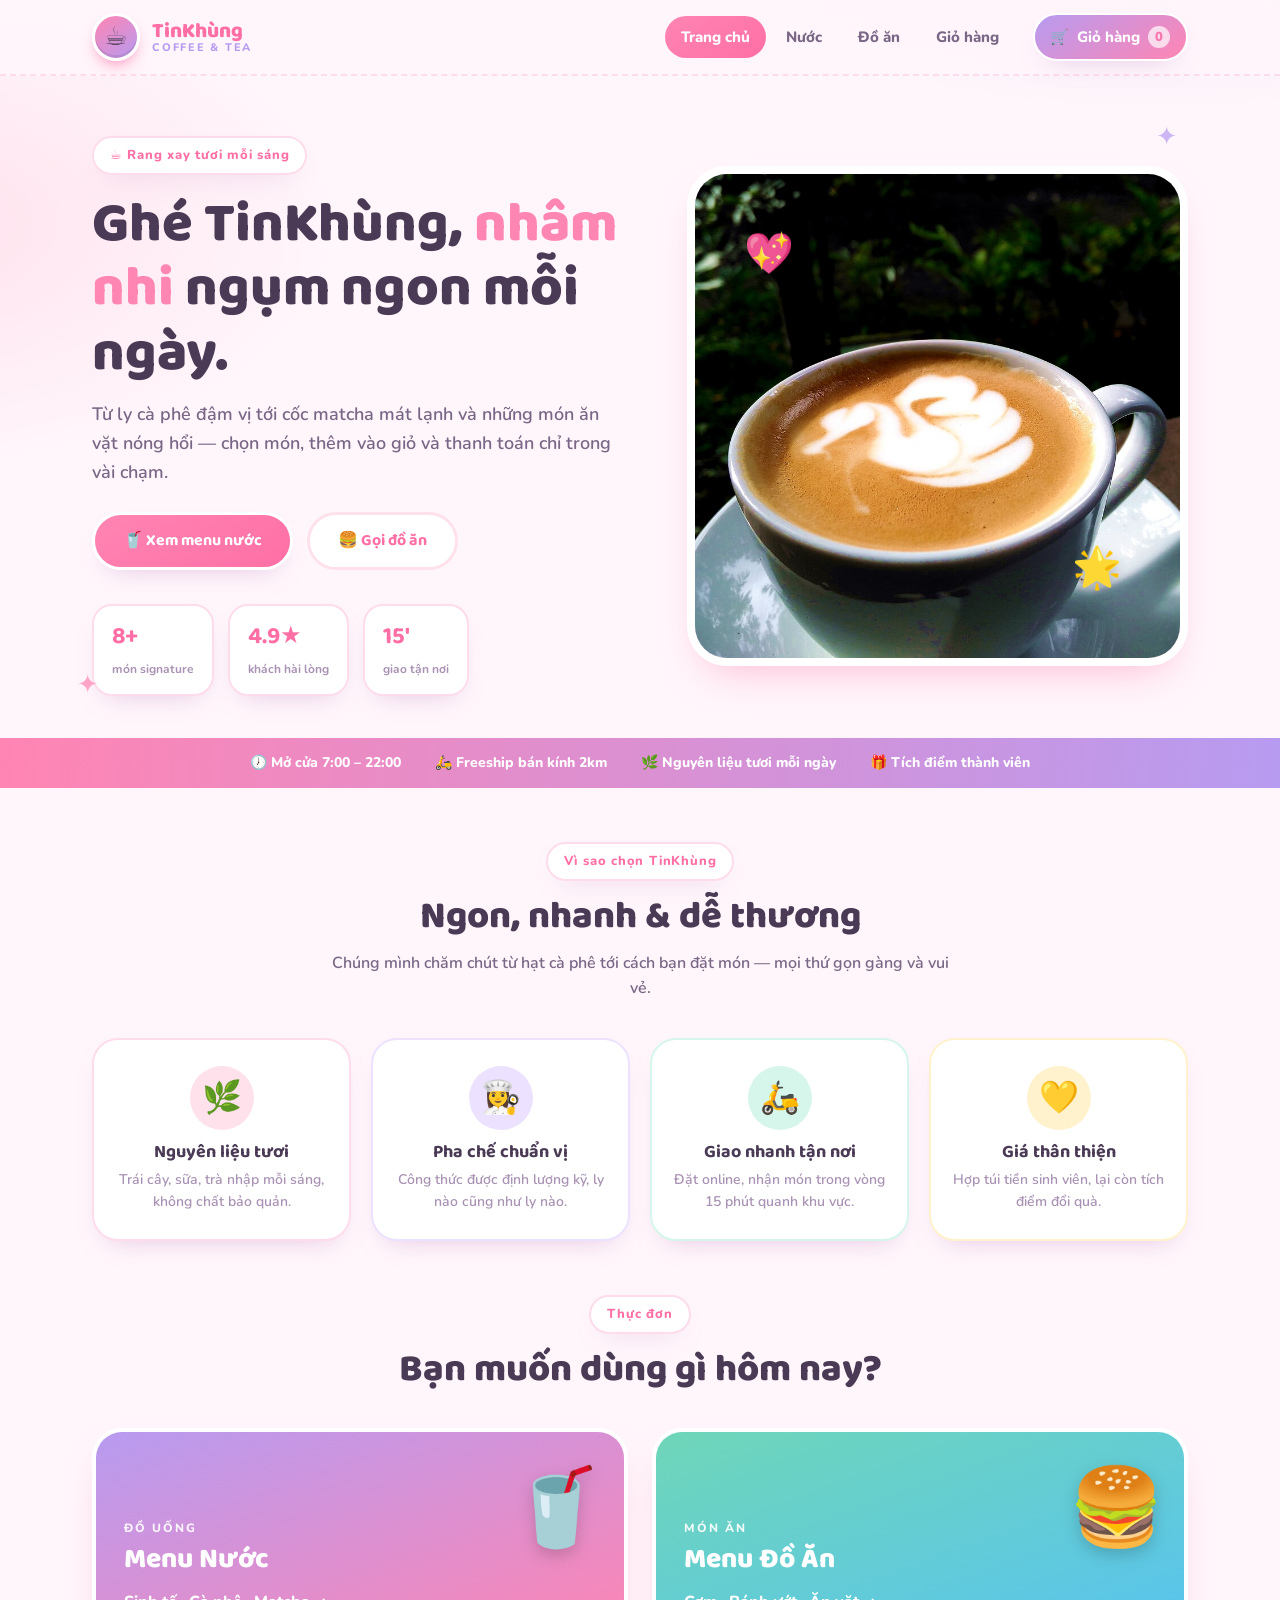
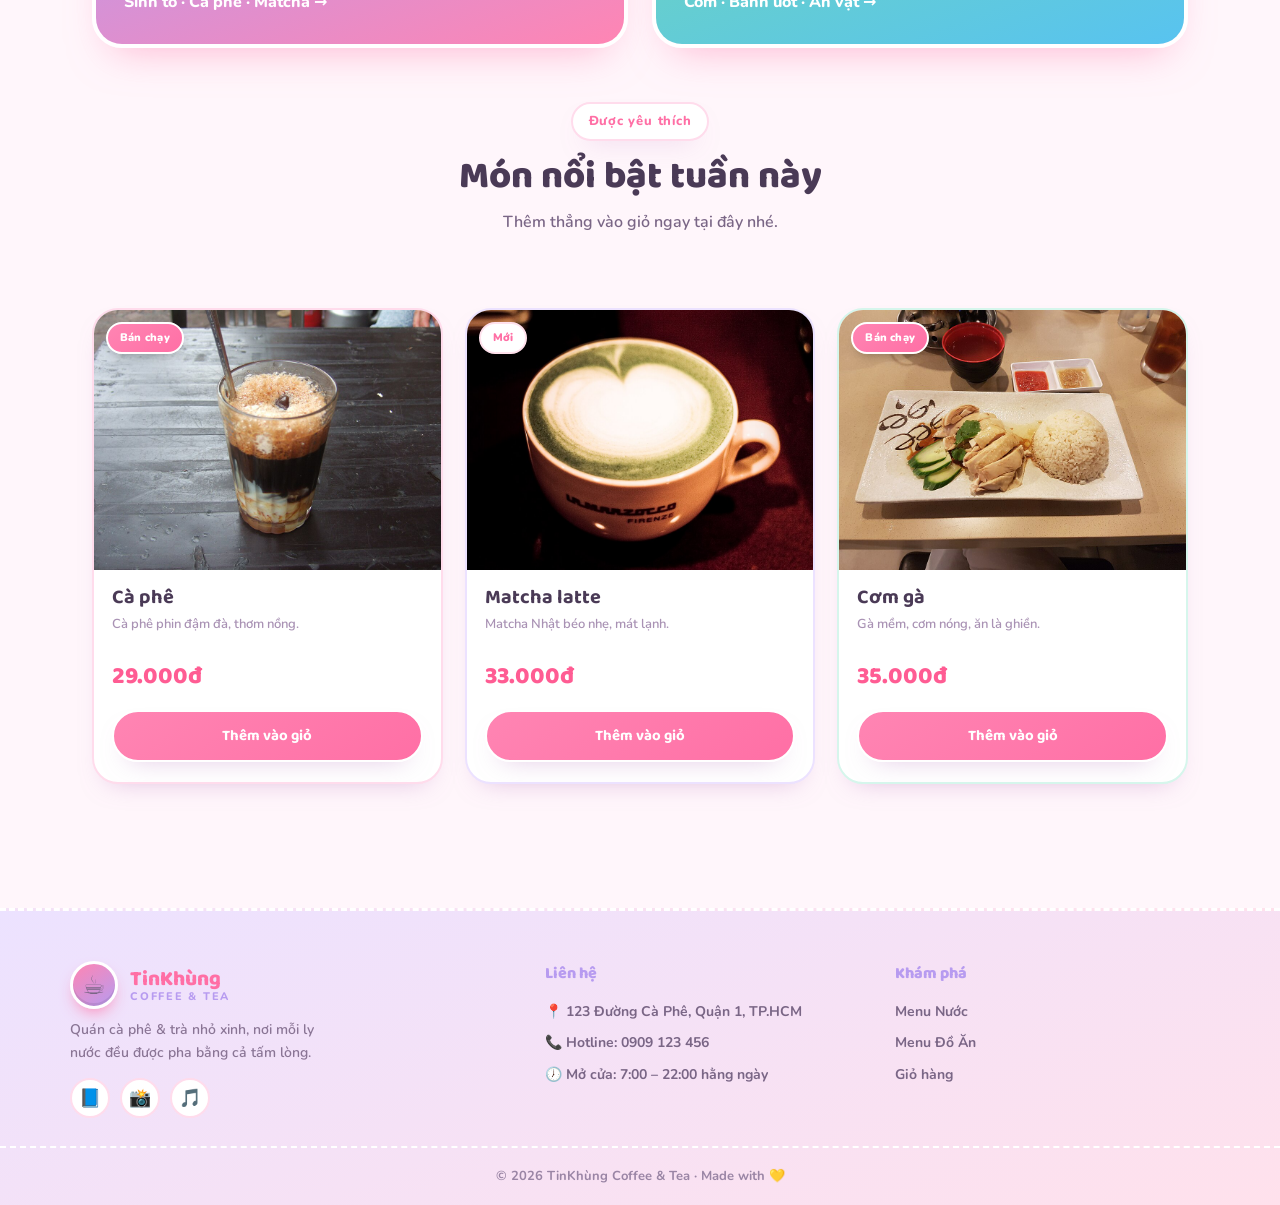
<file: index.html>
<!DOCTYPE html>
<html lang="vi">
<head>
  <meta charset="UTF-8" />
  <meta name="viewport" content="width=device-width, initial-scale=1.0" />
  <title>TinKhùng Coffee &amp; Tea — Cà phê, trà &amp; món ngon mỗi ngày</title>
  <meta name="description" content="TinKhùng Coffee & Tea — quán cà phê, trà sữa và đồ ăn vặt. Nguyên liệu tươi, pha chế chuẩn vị, đặt món và thanh toán nhanh ngay trên web." />
  <link rel="icon" href="data:image/svg+xml,%3Csvg xmlns='http://www.w3.org/2000/svg' viewBox='0 0 100 100'%3E%3Ctext y='.9em' font-size='90'%3E%E2%98%95%3C/text%3E%3C/svg%3E" />
  <link rel="preconnect" href="https://fonts.googleapis.com" />
  <link rel="preconnect" href="https://fonts.gstatic.com" crossorigin />
  <link href="https://fonts.googleapis.com/css2?family=Baloo+2:wght@500;600;700;800&family=Nunito:wght@400;600;700;800&display=swap" rel="stylesheet" />
  <link rel="stylesheet" href="assets/style.css" />
</head>
<body>

  <!-- HEADER -->
  <header class="site-header">
    <div class="container nav">
      <a href="index.html" class="brand">
        <span class="brand-logo">☕</span>
        <span class="brand-text">
          <span class="brand-name">TinKhùng</span>
          <span class="brand-sub">Coffee &amp; Tea</span>
        </span>
      </a>
      <nav class="nav-links">
        <a href="index.html" class="active">Trang chủ</a>
        <a href="nuoc.html">Nước</a>
        <a href="do-an.html">Đồ ăn</a>
        <a href="gio-hang.html">Giỏ hàng</a>
      </nav>
      <a href="gio-hang.html" class="cart-link" title="Giỏ hàng">
        🛒 <span class="lbl">Giỏ hàng</span>
        <span class="cart-count" data-cart-count>0</span>
      </a>
      <button class="nav-toggle" aria-label="Mở menu">☰</button>
    </div>
  </header>

  <!-- HERO -->
  <section class="hero">
    <div class="container hero-grid">
      <div class="hero-copy">
        <span class="eyebrow">☕ Rang xay tươi mỗi sáng</span>
        <h1>Ghé TinKhùng, <span class="accent">nhâm nhi</span> ngụm ngon mỗi ngày.</h1>
        <p class="lead">Từ ly cà phê đậm vị tới cốc matcha mát lạnh và những món ăn vặt nóng hổi — chọn món, thêm vào giỏ và thanh toán chỉ trong vài chạm.</p>
        <div class="hero-actions">
          <a href="nuoc.html" class="btn btn-primary">🥤 Xem menu nước</a>
          <a href="do-an.html" class="btn btn-ghost">🍔 Gọi đồ ăn</a>
        </div>
        <div class="hero-stats">
          <div class="stat"><b>8+</b><span>món signature</span></div>
          <div class="stat"><b>4.9★</b><span>khách hài lòng</span></div>
          <div class="stat"><b>15'</b><span>giao tận nơi</span></div>
        </div>
      </div>
      <div class="hero-art">
        <img src="assets/img/hero.jpg" alt="Ly cà phê latte art thơm ngon" />
        <span class="bean b1">💖</span>
        <span class="bean b3">🌟</span>
      </div>
    </div>
  </section>

  <div class="marquee-strip">
    <div class="container">
      <span>🕖 Mở cửa 7:00 – 22:00</span>
      <span>🛵 Freeship bán kính 2km</span>
      <span>🌿 Nguyên liệu tươi mỗi ngày</span>
      <span>🎁 Tích điểm thành viên</span>
    </div>
  </div>

  <!-- FEATURES -->
  <section class="section">
    <div class="container">
      <div class="section-head">
        <span class="eyebrow">Vì sao chọn TinKhùng</span>
        <h2>Ngon, nhanh &amp; dễ thương</h2>
        <p>Chúng mình chăm chút từ hạt cà phê tới cách bạn đặt món — mọi thứ gọn gàng và vui vẻ.</p>
      </div>
      <div class="feature-grid">
        <div class="feature"><div class="ic">🌿</div><h3>Nguyên liệu tươi</h3><p>Trái cây, sữa, trà nhập mỗi sáng, không chất bảo quản.</p></div>
        <div class="feature"><div class="ic">👩‍🍳</div><h3>Pha chế chuẩn vị</h3><p>Công thức được định lượng kỹ, ly nào cũng như ly nào.</p></div>
        <div class="feature"><div class="ic">🛵</div><h3>Giao nhanh tận nơi</h3><p>Đặt online, nhận món trong vòng 15 phút quanh khu vực.</p></div>
        <div class="feature"><div class="ic">💛</div><h3>Giá thân thiện</h3><p>Hợp túi tiền sinh viên, lại còn tích điểm đổi quà.</p></div>
      </div>
    </div>
  </section>

  <!-- CATEGORIES -->
  <section class="section" style="padding-top:0;">
    <div class="container">
      <div class="section-head">
        <span class="eyebrow">Thực đơn</span>
        <h2>Bạn muốn dùng gì hôm nay?</h2>
      </div>
      <div class="cat-grid">
        <a href="nuoc.html" class="cat-card cat-drink">
          <span class="cat-emoji">🥤</span>
          <small>Đồ uống</small>
          <h3>Menu Nước</h3>
          <span class="go">Sinh tố · Cà phê · Matcha →</span>
        </a>
        <a href="do-an.html" class="cat-card cat-food">
          <span class="cat-emoji">🍔</span>
          <small>Món ăn</small>
          <h3>Menu Đồ Ăn</h3>
          <span class="go">Cơm · Bánh ướt · Ăn vặt →</span>
        </a>
      </div>
    </div>
  </section>

  <!-- FEATURED -->
  <section class="section" style="padding-top:0;">
    <div class="container">
      <div class="section-head">
        <span class="eyebrow">Được yêu thích</span>
        <h2>Món nổi bật tuần này</h2>
        <p>Thêm thẳng vào giỏ ngay tại đây nhé.</p>
      </div>
      <div class="product-grid" style="grid-template-columns:repeat(3,1fr);">
        <article class="product-card" data-name="Cà phê" data-price="29000" data-img="assets/img/ca-phe.jpg" data-icon="☕">
          <div class="ph"><img src="assets/img/ca-phe.jpg" alt="Cà phê" loading="lazy"><span class="tag hot">Bán chạy</span></div>
          <div class="pbody">
            <h3>Cà phê</h3>
            <p class="desc">Cà phê phin đậm đà, thơm nồng.</p>
            <p class="price">29.000đ</p>
            <button type="button" class="add-btn">Thêm vào giỏ</button>
          </div>
        </article>
        <article class="product-card" data-name="Matcha latte" data-price="33000" data-img="assets/img/matcha.jpg" data-icon="🍵">
          <div class="ph"><img src="assets/img/matcha.jpg" alt="Matcha latte" loading="lazy"><span class="tag">Mới</span></div>
          <div class="pbody">
            <h3>Matcha latte</h3>
            <p class="desc">Matcha Nhật béo nhẹ, mát lạnh.</p>
            <p class="price">33.000đ</p>
            <button type="button" class="add-btn">Thêm vào giỏ</button>
          </div>
        </article>
        <article class="product-card" data-name="Cơm gà" data-price="35000" data-img="assets/img/com-ga.jpg" data-icon="🍗">
          <div class="ph"><img src="assets/img/com-ga.jpg" alt="Cơm gà" loading="lazy"><span class="tag hot">Bán chạy</span></div>
          <div class="pbody">
            <h3>Cơm gà</h3>
            <p class="desc">Gà mềm, cơm nóng, ăn là ghiền.</p>
            <p class="price">35.000đ</p>
            <button type="button" class="add-btn">Thêm vào giỏ</button>
          </div>
        </article>
      </div>
    </div>
  </section>

  <!-- FOOTER -->
  <footer class="site-footer">
    <div class="container footer-grid">
      <div class="footer-col">
        <a href="index.html" class="brand">
          <span class="brand-logo">☕</span>
          <span class="brand-text">
            <span class="brand-name">TinKhùng</span>
            <span class="brand-sub">Coffee &amp; Tea</span>
          </span>
        </a>
        <p>Quán cà phê &amp; trà nhỏ xinh, nơi mỗi ly nước đều được pha bằng cả tấm lòng.</p>
        <div class="socials">
          <a href="#" title="Facebook">📘</a>
          <a href="#" title="Instagram">📸</a>
          <a href="#" title="TikTok">🎵</a>
        </div>
      </div>
      <div class="footer-col">
        <h4>Liên hệ</h4>
        <ul>
          <li>📍 123 Đường Cà Phê, Quận 1, TP.HCM</li>
          <li>📞 Hotline: 0909 123 456</li>
          <li>🕖 Mở cửa: 7:00 – 22:00 hằng ngày</li>
        </ul>
      </div>
      <div class="footer-col">
        <h4>Khám phá</h4>
        <ul>
          <li><a href="nuoc.html">Menu Nước</a></li>
          <li><a href="do-an.html">Menu Đồ Ăn</a></li>
          <li><a href="gio-hang.html">Giỏ hàng</a></li>
        </ul>
      </div>
    </div>
    <div class="footer-bottom">© 2026 TinKhùng Coffee &amp; Tea · Made with 💛</div>
  </footer>

  <script src="assets/cart.js"></script>
</body>
</html>
</file>
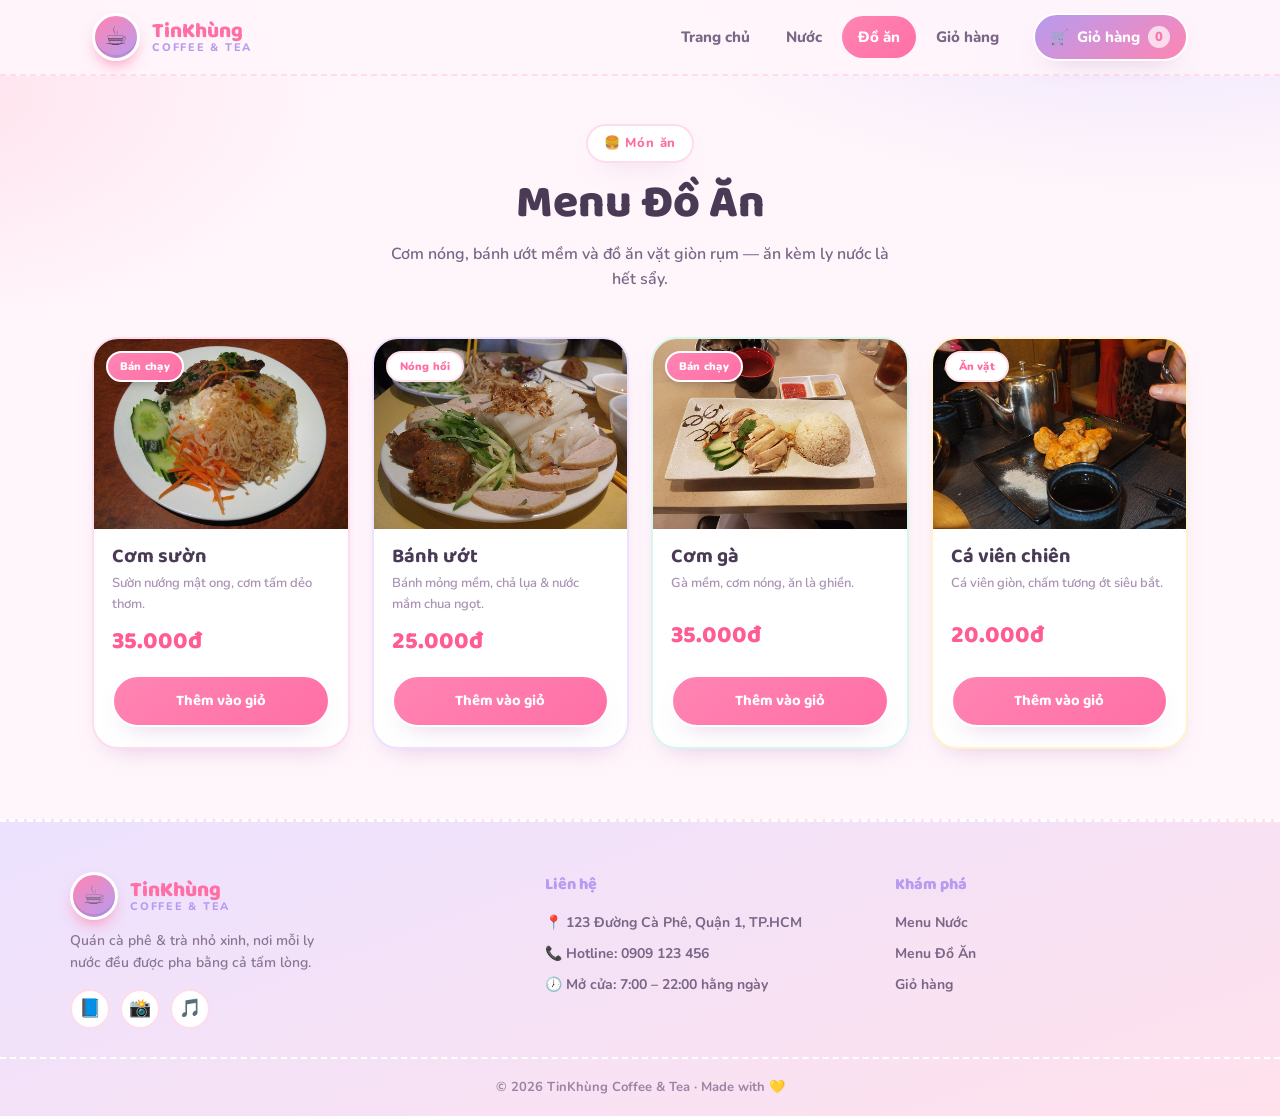
<file: do-an.html>
<!DOCTYPE html>
<html lang="vi">
<head>
  <meta charset="UTF-8" />
  <meta name="viewport" content="width=device-width, initial-scale=1.0" />
  <title>Menu Đồ Ăn — TinKhùng Coffee &amp; Tea</title>
  <meta name="description" content="Menu đồ ăn TinKhùng Coffee & Tea: cơm sườn, bánh ướt, cơm gà, cá viên chiên. Chọn món và thêm vào giỏ." />
  <link rel="icon" href="data:image/svg+xml,%3Csvg xmlns='http://www.w3.org/2000/svg' viewBox='0 0 100 100'%3E%3Ctext y='.9em' font-size='90'%3E%E2%98%95%3C/text%3E%3C/svg%3E" />
  <link rel="preconnect" href="https://fonts.googleapis.com" />
  <link rel="preconnect" href="https://fonts.gstatic.com" crossorigin />
  <link href="https://fonts.googleapis.com/css2?family=Baloo+2:wght@500;600;700;800&family=Nunito:wght@400;600;700;800&display=swap" rel="stylesheet" />
  <link rel="stylesheet" href="assets/style.css" />
</head>
<body>

  <header class="site-header">
    <div class="container nav">
      <a href="index.html" class="brand">
        <span class="brand-logo">☕</span>
        <span class="brand-text">
          <span class="brand-name">TinKhùng</span>
          <span class="brand-sub">Coffee &amp; Tea</span>
        </span>
      </a>
      <nav class="nav-links">
        <a href="index.html">Trang chủ</a>
        <a href="nuoc.html">Nước</a>
        <a href="do-an.html" class="active">Đồ ăn</a>
        <a href="gio-hang.html">Giỏ hàng</a>
      </nav>
      <a href="gio-hang.html" class="cart-link" title="Giỏ hàng">
        🛒 <span class="lbl">Giỏ hàng</span>
        <span class="cart-count" data-cart-count>0</span>
      </a>
      <button class="nav-toggle" aria-label="Mở menu">☰</button>
    </div>
  </header>

  <section class="menu-hero">
    <div class="container">
      <span class="eyebrow">🍔 Món ăn</span>
      <h1>Menu Đồ Ăn</h1>
      <p>Cơm nóng, bánh ướt mềm và đồ ăn vặt giòn rụm — ăn kèm ly nước là hết sẩy.</p>
    </div>
  </section>

  <div class="container">
    <div class="product-grid">
      <article class="product-card" data-name="Cơm sườn" data-price="35000" data-img="assets/img/com-suon.jpg" data-icon="🍖">
        <div class="ph"><img src="assets/img/com-suon.jpg" alt="Cơm sườn" loading="lazy"><span class="tag hot">Bán chạy</span></div>
        <div class="pbody">
          <h3>Cơm sườn</h3>
          <p class="desc">Sườn nướng mật ong, cơm tấm dẻo thơm.</p>
          <p class="price">35.000đ</p>
          <button type="button" class="add-btn">Thêm vào giỏ</button>
        </div>
      </article>

      <article class="product-card" data-name="Bánh ướt" data-price="25000" data-img="assets/img/banh-uot.jpg" data-icon="🥟">
        <div class="ph"><img src="assets/img/banh-uot.jpg" alt="Bánh ướt" loading="lazy"><span class="tag">Nóng hổi</span></div>
        <div class="pbody">
          <h3>Bánh ướt</h3>
          <p class="desc">Bánh mỏng mềm, chả lụa &amp; nước mắm chua ngọt.</p>
          <p class="price">25.000đ</p>
          <button type="button" class="add-btn">Thêm vào giỏ</button>
        </div>
      </article>

      <article class="product-card" data-name="Cơm gà" data-price="35000" data-img="assets/img/com-ga.jpg" data-icon="🍗">
        <div class="ph"><img src="assets/img/com-ga.jpg" alt="Cơm gà" loading="lazy"><span class="tag hot">Bán chạy</span></div>
        <div class="pbody">
          <h3>Cơm gà</h3>
          <p class="desc">Gà mềm, cơm nóng, ăn là ghiền.</p>
          <p class="price">35.000đ</p>
          <button type="button" class="add-btn">Thêm vào giỏ</button>
        </div>
      </article>

      <article class="product-card" data-name="Cá viên chiên" data-price="20000" data-img="assets/img/ca-vien-chien.jpg" data-icon="🍢">
        <div class="ph"><img src="assets/img/ca-vien-chien.jpg" alt="Cá viên chiên" loading="lazy"><span class="tag">Ăn vặt</span></div>
        <div class="pbody">
          <h3>Cá viên chiên</h3>
          <p class="desc">Cá viên giòn, chấm tương ớt siêu bắt.</p>
          <p class="price">20.000đ</p>
          <button type="button" class="add-btn">Thêm vào giỏ</button>
        </div>
      </article>
    </div>
  </div>

  <footer class="site-footer">
    <div class="container footer-grid">
      <div class="footer-col">
        <a href="index.html" class="brand">
          <span class="brand-logo">☕</span>
          <span class="brand-text">
            <span class="brand-name">TinKhùng</span>
            <span class="brand-sub">Coffee &amp; Tea</span>
          </span>
        </a>
        <p>Quán cà phê &amp; trà nhỏ xinh, nơi mỗi ly nước đều được pha bằng cả tấm lòng.</p>
        <div class="socials">
          <a href="#" title="Facebook">📘</a>
          <a href="#" title="Instagram">📸</a>
          <a href="#" title="TikTok">🎵</a>
        </div>
      </div>
      <div class="footer-col">
        <h4>Liên hệ</h4>
        <ul>
          <li>📍 123 Đường Cà Phê, Quận 1, TP.HCM</li>
          <li>📞 Hotline: 0909 123 456</li>
          <li>🕖 Mở cửa: 7:00 – 22:00 hằng ngày</li>
        </ul>
      </div>
      <div class="footer-col">
        <h4>Khám phá</h4>
        <ul>
          <li><a href="nuoc.html">Menu Nước</a></li>
          <li><a href="do-an.html">Menu Đồ Ăn</a></li>
          <li><a href="gio-hang.html">Giỏ hàng</a></li>
        </ul>
      </div>
    </div>
    <div class="footer-bottom">© 2026 TinKhùng Coffee &amp; Tea · Made with 💛</div>
  </footer>

  <script src="assets/cart.js"></script>
</body>
</html>
</file>
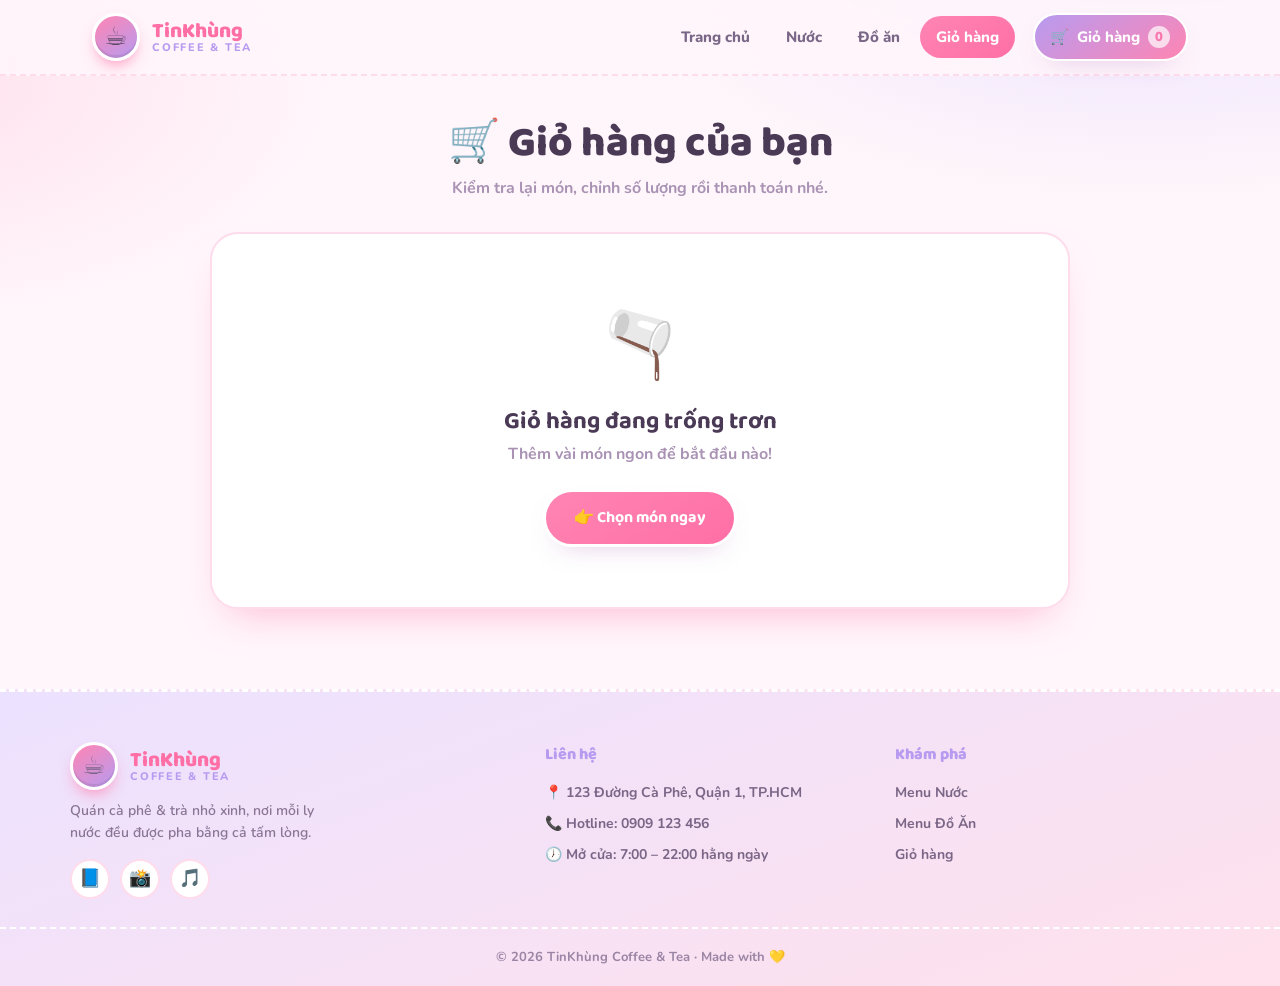
<file: gio-hang.html>
<!DOCTYPE html>
<html lang="vi">
<head>
  <meta charset="UTF-8" />
  <meta name="viewport" content="width=device-width, initial-scale=1.0" />
  <title>Giỏ hàng — TinKhùng Coffee &amp; Tea</title>
  <meta name="description" content="Giỏ hàng TinKhùng Coffee & Tea — kiểm tra món đã chọn, điều chỉnh số lượng và thanh toán." />
  <link rel="icon" href="data:image/svg+xml,%3Csvg xmlns='http://www.w3.org/2000/svg' viewBox='0 0 100 100'%3E%3Ctext y='.9em' font-size='90'%3E%E2%98%95%3C/text%3E%3C/svg%3E" />
  <link rel="preconnect" href="https://fonts.googleapis.com" />
  <link rel="preconnect" href="https://fonts.gstatic.com" crossorigin />
  <link href="https://fonts.googleapis.com/css2?family=Baloo+2:wght@500;600;700;800&family=Nunito:wght@400;600;700;800&display=swap" rel="stylesheet" />
  <link rel="stylesheet" href="assets/style.css" />
</head>
<body>

  <header class="site-header">
    <div class="container nav">
      <a href="index.html" class="brand">
        <span class="brand-logo">☕</span>
        <span class="brand-text">
          <span class="brand-name">TinKhùng</span>
          <span class="brand-sub">Coffee &amp; Tea</span>
        </span>
      </a>
      <nav class="nav-links">
        <a href="index.html">Trang chủ</a>
        <a href="nuoc.html">Nước</a>
        <a href="do-an.html">Đồ ăn</a>
        <a href="gio-hang.html" class="active">Giỏ hàng</a>
      </nav>
      <a href="gio-hang.html" class="cart-link" title="Giỏ hàng">
        🛒 <span class="lbl">Giỏ hàng</span>
        <span class="cart-count" data-cart-count>0</span>
      </a>
      <button class="nav-toggle" aria-label="Mở menu">☰</button>
    </div>
  </header>

  <section class="cart-wrap container">
    <h1 class="page-title">🛒 Giỏ hàng của bạn</h1>
    <p class="page-sub">Kiểm tra lại món, chỉnh số lượng rồi thanh toán nhé.</p>
    <div id="cartRoot"></div>
  </section>

  <!-- QR modal -->
  <div class="modal" id="qrModal">
    <div class="modal-box">
      <h3>Quét mã QR thanh toán</h3>
      <p class="qr-total" id="qrTotal"></p>
      <canvas id="qrCanvas" width="220" height="220"></canvas>
      <p class="qr-hint">Mã demo minh họa · mở app ngân hàng để quét</p>
      <button type="button" class="btn btn-primary" style="width:100%;" onclick="completeOrder()">✅ Đã hoàn thành</button>
    </div>
  </div>

  <footer class="site-footer">
    <div class="container footer-grid">
      <div class="footer-col">
        <a href="index.html" class="brand">
          <span class="brand-logo">☕</span>
          <span class="brand-text">
            <span class="brand-name">TinKhùng</span>
            <span class="brand-sub">Coffee &amp; Tea</span>
          </span>
        </a>
        <p>Quán cà phê &amp; trà nhỏ xinh, nơi mỗi ly nước đều được pha bằng cả tấm lòng.</p>
        <div class="socials">
          <a href="#" title="Facebook">📘</a>
          <a href="#" title="Instagram">📸</a>
          <a href="#" title="TikTok">🎵</a>
        </div>
      </div>
      <div class="footer-col">
        <h4>Liên hệ</h4>
        <ul>
          <li>📍 123 Đường Cà Phê, Quận 1, TP.HCM</li>
          <li>📞 Hotline: 0909 123 456</li>
          <li>🕖 Mở cửa: 7:00 – 22:00 hằng ngày</li>
        </ul>
      </div>
      <div class="footer-col">
        <h4>Khám phá</h4>
        <ul>
          <li><a href="nuoc.html">Menu Nước</a></li>
          <li><a href="do-an.html">Menu Đồ Ăn</a></li>
          <li><a href="gio-hang.html">Giỏ hàng</a></li>
        </ul>
      </div>
    </div>
    <div class="footer-bottom">© 2026 TinKhùng Coffee &amp; Tea · Made with 💛</div>
  </footer>

  <script src="assets/cart.js"></script>
  <script>
    const C = window.TinKhungCart;
    const root = document.getElementById("cartRoot");

    function render() {
      const items = C.get();
      if (!items.length) {
        root.innerHTML =
          '<div class="cart-panel"><div class="empty-cart">' +
            '<div class="big">🫗</div>' +
            '<h3>Giỏ hàng đang trống trơn</h3>' +
            '<p>Thêm vài món ngon để bắt đầu nào!</p>' +
            '<a href="nuoc.html" class="btn btn-primary">👉 Chọn món ngay</a>' +
          '</div></div>';
        return;
      }

      let total = 0;
      let rows = "";
      items.forEach(function (it, idx) {
        const line = it.price * it.qty;
        total += line;
        rows +=
          '<div class="cart-row">' +
            '<div class="ci-thumb">' + (it.img ? '<img src="' + it.img + '" alt="' + it.name + '">' : (it.icon || "🍽️")) + '</div>' +
            '<div><div class="ci-name">' + it.name + '</div>' +
              '<div class="ci-unit">' + C.format(it.price) + ' / món</div></div>' +
            '<div class="qty-box">' +
              '<button class="qty-btn" onclick="changeQty(' + idx + ',-1)">−</button>' +
              '<span>' + it.qty + '</span>' +
              '<button class="qty-btn" onclick="changeQty(' + idx + ',1)">+</button>' +
            '</div>' +
            '<div class="ci-line">' + C.format(line) + '</div>' +
          '</div>';
      });

      root.innerHTML =
        '<div class="cart-panel">' + rows + '</div>' +
        '<div class="cart-panel cart-summary" style="margin-top:20px;">' +
          '<div class="summary-line"><span>Tạm tính (' + items.reduce((s,i)=>s+i.qty,0) + ' món)</span><span>' + C.format(total) + '</span></div>' +
          '<div class="summary-line"><span>Phí giao hàng</span><span style="color:var(--mint);font-weight:700;">Miễn phí</span></div>' +
          '<div class="summary-total"><span class="lbl">Tổng cộng</span><span class="val">' + C.format(total) + '</span></div>' +
          '<div class="cart-actions">' +
            '<button class="btn btn-gold" onclick="showQR(' + total + ')">📱 Thanh toán QR</button>' +
            '<button class="btn btn-primary" onclick="completeOrder()">✅ Đã thanh toán</button>' +
          '</div>' +
        '</div>';
    }

    function changeQty(idx, delta) {
      const items = C.get();
      if (!items[idx]) return;
      items[idx].qty += delta;
      if (items[idx].qty <= 0) items.splice(idx, 1);
      C.save(items);
      render();
    }

    function completeOrder() {
      document.getElementById("qrModal").classList.remove("open");
      C.save([]);
      render();
    }

    /* ---- QR demo (vẽ hoạ tiết minh hoạ theo số tiền) ---- */
    function drawFinder(ctx, x, y, cs) {
      ctx.fillStyle = "#2a1a10"; ctx.fillRect(x, y, cs * 7, cs * 7);
      ctx.fillStyle = "#fff"; ctx.fillRect(x + cs, y + cs, cs * 5, cs * 5);
      ctx.fillStyle = "#2a1a10"; ctx.fillRect(x + cs * 2, y + cs * 2, cs * 3, cs * 3);
    }
    function drawQR(total) {
      const cv = document.getElementById("qrCanvas");
      const ctx = cv.getContext("2d");
      const size = 21, margin = 16;
      const cs = Math.floor((cv.width - margin * 2) / size);
      const off = Math.floor((cv.width - cs * size) / 2);
      ctx.fillStyle = "#fff"; ctx.fillRect(0, 0, cv.width, cv.height);
      let seed = (total + 13579) % 2147483647;
      for (let r = 0; r < size; r++) {
        for (let c = 0; c < size; c++) {
          if ((r < 8 && c < 8) || (r < 8 && c >= size - 8) || (r >= size - 8 && c < 8)) continue;
          seed = (seed * 1664525 + 1013904223) % 4294967296;
          if ((seed >>> 24) % 2 === 0) {
            ctx.fillStyle = "#2a1a10";
            ctx.fillRect(off + c * cs, off + r * cs, cs, cs);
          }
        }
      }
      drawFinder(ctx, off, off, cs);
      drawFinder(ctx, off + (size - 7) * cs, off, cs);
      drawFinder(ctx, off, off + (size - 7) * cs, cs);
    }
    function showQR(total) {
      document.getElementById("qrTotal").textContent = "Số tiền: " + C.format(total);
      drawQR(total);
      document.getElementById("qrModal").classList.add("open");
    }

    document.getElementById("qrModal").addEventListener("click", function (e) {
      if (e.target.id === "qrModal") this.classList.remove("open");
    });

    render();
  </script>
</body>
</html>
</file>
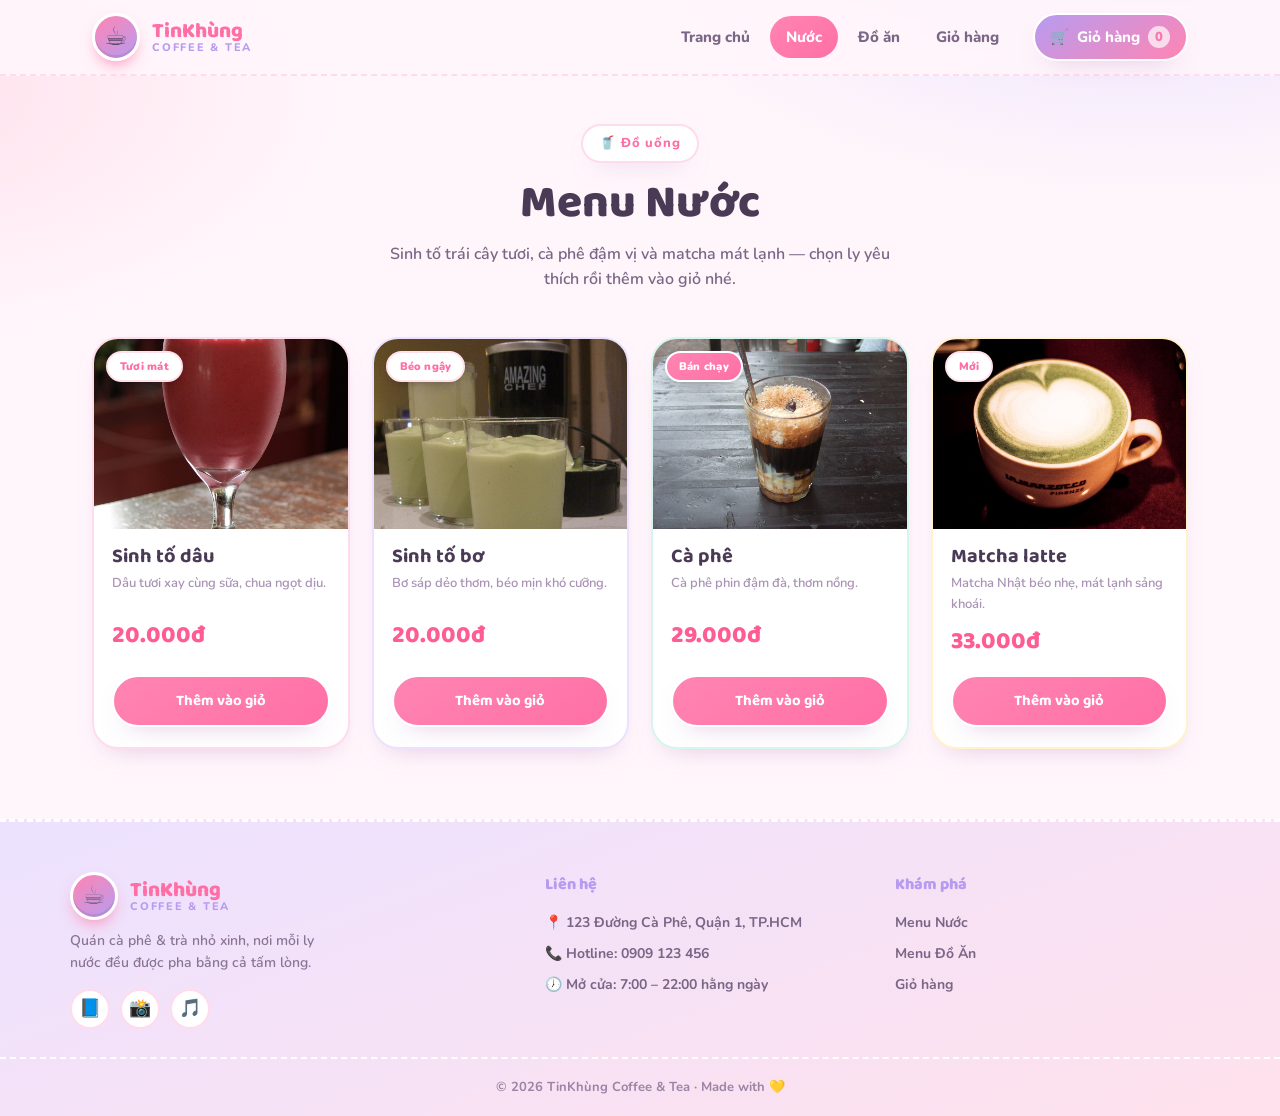
<file: nuoc.html>
<!DOCTYPE html>
<html lang="vi">
<head>
  <meta charset="UTF-8" />
  <meta name="viewport" content="width=device-width, initial-scale=1.0" />
  <title>Menu Nước — TinKhùng Coffee &amp; Tea</title>
  <meta name="description" content="Menu đồ uống TinKhùng Coffee & Tea: sinh tố dâu, sinh tố bơ, cà phê, matcha latte. Chọn món và thêm vào giỏ." />
  <link rel="icon" href="data:image/svg+xml,%3Csvg xmlns='http://www.w3.org/2000/svg' viewBox='0 0 100 100'%3E%3Ctext y='.9em' font-size='90'%3E%E2%98%95%3C/text%3E%3C/svg%3E" />
  <link rel="preconnect" href="https://fonts.googleapis.com" />
  <link rel="preconnect" href="https://fonts.gstatic.com" crossorigin />
  <link href="https://fonts.googleapis.com/css2?family=Baloo+2:wght@500;600;700;800&family=Nunito:wght@400;600;700;800&display=swap" rel="stylesheet" />
  <link rel="stylesheet" href="assets/style.css" />
</head>
<body>

  <header class="site-header">
    <div class="container nav">
      <a href="index.html" class="brand">
        <span class="brand-logo">☕</span>
        <span class="brand-text">
          <span class="brand-name">TinKhùng</span>
          <span class="brand-sub">Coffee &amp; Tea</span>
        </span>
      </a>
      <nav class="nav-links">
        <a href="index.html">Trang chủ</a>
        <a href="nuoc.html" class="active">Nước</a>
        <a href="do-an.html">Đồ ăn</a>
        <a href="gio-hang.html">Giỏ hàng</a>
      </nav>
      <a href="gio-hang.html" class="cart-link" title="Giỏ hàng">
        🛒 <span class="lbl">Giỏ hàng</span>
        <span class="cart-count" data-cart-count>0</span>
      </a>
      <button class="nav-toggle" aria-label="Mở menu">☰</button>
    </div>
  </header>

  <section class="menu-hero">
    <div class="container">
      <span class="eyebrow">🥤 Đồ uống</span>
      <h1>Menu Nước</h1>
      <p>Sinh tố trái cây tươi, cà phê đậm vị và matcha mát lạnh — chọn ly yêu thích rồi thêm vào giỏ nhé.</p>
    </div>
  </section>

  <div class="container">
    <div class="product-grid">
      <article class="product-card" data-name="Sinh tố dâu" data-price="20000" data-img="assets/img/sinh-to-dau.jpg" data-icon="🍓">
        <div class="ph"><img src="assets/img/sinh-to-dau.jpg" alt="Sinh tố dâu" loading="lazy"><span class="tag">Tươi mát</span></div>
        <div class="pbody">
          <h3>Sinh tố dâu</h3>
          <p class="desc">Dâu tươi xay cùng sữa, chua ngọt dịu.</p>
          <p class="price">20.000đ</p>
          <button type="button" class="add-btn">Thêm vào giỏ</button>
        </div>
      </article>

      <article class="product-card" data-name="Sinh tố bơ" data-price="20000" data-img="assets/img/sinh-to-bo.jpg" data-icon="🥑">
        <div class="ph"><img src="assets/img/sinh-to-bo.jpg" alt="Sinh tố bơ" loading="lazy"><span class="tag">Béo ngậy</span></div>
        <div class="pbody">
          <h3>Sinh tố bơ</h3>
          <p class="desc">Bơ sáp dẻo thơm, béo mịn khó cưỡng.</p>
          <p class="price">20.000đ</p>
          <button type="button" class="add-btn">Thêm vào giỏ</button>
        </div>
      </article>

      <article class="product-card" data-name="Cà phê" data-price="29000" data-img="assets/img/ca-phe.jpg" data-icon="☕">
        <div class="ph"><img src="assets/img/ca-phe.jpg" alt="Cà phê" loading="lazy"><span class="tag hot">Bán chạy</span></div>
        <div class="pbody">
          <h3>Cà phê</h3>
          <p class="desc">Cà phê phin đậm đà, thơm nồng.</p>
          <p class="price">29.000đ</p>
          <button type="button" class="add-btn">Thêm vào giỏ</button>
        </div>
      </article>

      <article class="product-card" data-name="Matcha latte" data-price="33000" data-img="assets/img/matcha.jpg" data-icon="🍵">
        <div class="ph"><img src="assets/img/matcha.jpg" alt="Matcha latte" loading="lazy"><span class="tag">Mới</span></div>
        <div class="pbody">
          <h3>Matcha latte</h3>
          <p class="desc">Matcha Nhật béo nhẹ, mát lạnh sảng khoái.</p>
          <p class="price">33.000đ</p>
          <button type="button" class="add-btn">Thêm vào giỏ</button>
        </div>
      </article>
    </div>
  </div>

  <footer class="site-footer">
    <div class="container footer-grid">
      <div class="footer-col">
        <a href="index.html" class="brand">
          <span class="brand-logo">☕</span>
          <span class="brand-text">
            <span class="brand-name">TinKhùng</span>
            <span class="brand-sub">Coffee &amp; Tea</span>
          </span>
        </a>
        <p>Quán cà phê &amp; trà nhỏ xinh, nơi mỗi ly nước đều được pha bằng cả tấm lòng.</p>
        <div class="socials">
          <a href="#" title="Facebook">📘</a>
          <a href="#" title="Instagram">📸</a>
          <a href="#" title="TikTok">🎵</a>
        </div>
      </div>
      <div class="footer-col">
        <h4>Liên hệ</h4>
        <ul>
          <li>📍 123 Đường Cà Phê, Quận 1, TP.HCM</li>
          <li>📞 Hotline: 0909 123 456</li>
          <li>🕖 Mở cửa: 7:00 – 22:00 hằng ngày</li>
        </ul>
      </div>
      <div class="footer-col">
        <h4>Khám phá</h4>
        <ul>
          <li><a href="nuoc.html">Menu Nước</a></li>
          <li><a href="do-an.html">Menu Đồ Ăn</a></li>
          <li><a href="gio-hang.html">Giỏ hàng</a></li>
        </ul>
      </div>
    </div>
    <div class="footer-bottom">© 2026 TinKhùng Coffee &amp; Tea · Made with 💛</div>
  </footer>

  <script src="assets/cart.js"></script>
</body>
</html>
</file>
<file: assets/style.css>
/* ============================================================
   TinKhùng Coffee & Tea — giao diện CUTE / dễ thương (pastel kawaii)
   Dùng chung cho index / nuoc / do-an / gio-hang
   ============================================================ */

:root {
  color-scheme: light;

  /* Bảng màu kẹo ngọt pastel */
  --pink:     #ff85b3;
  --pink-2:   #ff6fa5;
  --pink-soft:#ffe1ec;
  --lav:      #b79bf0;
  --lav-soft: #ece2ff;
  --mint:     #6fd6b8;
  --mint-soft:#d6f6ec;
  --yellow:   #ffd36b;
  --yellow-soft:#fff2cc;
  --blue-soft:#dcefff;

  --bg:       #fff6fb;
  --card:     #ffffff;
  --ink:      #5c4a66;   /* tím nâu dịu cho chữ */
  --muted:    #a992b4;
  --line:     #ffdcec;
  --price:    #ff5c93;

  --radius:   26px;
  --radius-sm:18px;
  --shadow:   0 20px 42px -20px rgba(255, 120, 170, 0.55);
  --shadow-sm:0 12px 26px -16px rgba(183, 120, 190, 0.5);
  --maxw:     1140px;
  --font-head:"Baloo 2", system-ui, sans-serif;
  --font-body:"Nunito", system-ui, -apple-system, "Segoe UI", sans-serif;
}

* { box-sizing: border-box; }
html { scroll-behavior: smooth; }

body {
  margin: 0;
  font-family: var(--font-body);
  font-weight: 600;
  color: var(--ink);
  background:
    radial-gradient(900px 420px at 90% -5%, var(--lav-soft) 0%, transparent 60%),
    radial-gradient(760px 420px at -8% 8%, var(--pink-soft) 0%, transparent 58%),
    radial-gradient(700px 500px at 50% 120%, var(--mint-soft) 0%, transparent 55%),
    var(--bg);
  line-height: 1.6;
  -webkit-font-smoothing: antialiased;
}

h1, h2, h3 { font-family: var(--font-head); color: #4a3a56; line-height: 1.15; margin: 0; }
a { color: inherit; }
img { max-width: 100%; display: block; }

.container { width: 100%; max-width: var(--maxw); margin: 0 auto; padding: 0 22px; }
.sr-only { position: absolute; width: 1px; height: 1px; padding: 0; margin: -1px; overflow: hidden; clip: rect(0 0 0 0); white-space: nowrap; border: 0; }

/* -------------------- Header / Nav -------------------- */
.site-header {
  position: sticky; top: 0; z-index: 50;
  background: rgba(255, 246, 251, 0.86);
  backdrop-filter: saturate(150%) blur(12px);
  border-bottom: 2px dashed var(--line);
}
.nav { display: flex; align-items: center; gap: 18px; height: 74px; }
.brand { display: flex; align-items: center; gap: 12px; text-decoration: none; margin-right: auto; }
.brand-logo {
  width: 48px; height: 48px; border-radius: 50%;
  display: grid; place-items: center; font-size: 26px;
  background: linear-gradient(145deg, var(--pink), var(--lav));
  box-shadow: 0 8px 16px -6px rgba(255,120,170,.9), inset 0 -3px 0 rgba(0,0,0,.08);
  border: 3px solid #fff;
}
.brand-text { display: flex; flex-direction: column; line-height: 1.02; }
.brand-name { font-family: var(--font-head); font-weight: 800; font-size: 21px; color: var(--pink-2); }
.brand-sub  { font-size: 11px; letter-spacing: .16em; text-transform: uppercase; color: var(--lav); font-weight: 800; }

.nav-links { display: flex; align-items: center; gap: 4px; }
.nav-links a {
  text-decoration: none; font-weight: 800; font-size: 15px; color: #7a6686;
  padding: 9px 16px; border-radius: 999px; transition: background .18s ease, color .18s ease, transform .15s ease;
}
.nav-links a:hover { background: var(--pink-soft); transform: translateY(-1px); }
.nav-links a.active { background: linear-gradient(145deg, var(--pink), var(--pink-2)); color: #fff; }

.cart-link {
  position: relative; display: inline-flex; align-items: center; gap: 8px;
  text-decoration: none; font-weight: 800; font-size: 15px; color: #fff;
  background: linear-gradient(145deg, var(--lav), var(--pink));
  padding: 10px 16px 10px 15px; border-radius: 999px; border: 2px solid #fff;
  box-shadow: var(--shadow-sm); transition: transform .15s ease;
}
.cart-link:hover { transform: translateY(-2px) rotate(-1deg); }
.cart-link.bump { animation: bump .5s ease; }
@keyframes bump { 0%,100%{transform:scale(1)} 30%{transform:scale(1.2) rotate(-6deg)} 60%{transform:scale(1.05) rotate(4deg)} }
.cart-count {
  min-width: 22px; height: 22px; padding: 0 6px; border-radius: 999px;
  background: #fff; color: var(--pink-2); font-size: 13px; font-weight: 900;
  display: inline-grid; place-items: center;
}
.cart-count.is-empty { opacity: .7; }
.nav-toggle { display: none; }

/* -------------------- Buttons -------------------- */
.btn {
  display: inline-flex; align-items: center; gap: 9px; justify-content: center;
  font-family: var(--font-head); font-weight: 700; font-size: 16px; cursor: pointer;
  padding: 13px 28px; border-radius: 999px; border: 3px solid #fff; text-decoration: none;
  transition: transform .15s ease, box-shadow .15s ease, filter .18s ease;
}
.btn-primary { background: linear-gradient(145deg, var(--pink), var(--pink-2)); color: #fff; box-shadow: var(--shadow-sm); }
.btn-primary:hover { transform: translateY(-3px) rotate(-1deg); }
.btn-ghost { background: #fff; color: var(--pink-2); border: 3px solid var(--pink-soft); }
.btn-ghost:hover { border-color: var(--pink); transform: translateY(-3px); }
.btn-gold { background: linear-gradient(145deg, var(--yellow), #ffc14d); color: #7a5300; box-shadow: var(--shadow-sm); }
.btn-gold:hover { transform: translateY(-3px) rotate(1deg); }
.btn:active { transform: translateY(2px) scale(.98); }

/* -------------------- Hero -------------------- */
.hero { padding: 60px 0 30px; position: relative; }
.hero-grid { display: grid; grid-template-columns: 1.05fr .95fr; gap: 42px; align-items: center; }
.eyebrow {
  display: inline-flex; align-items: center; gap: 8px; font-weight: 800; font-size: 13px;
  letter-spacing: .06em; color: var(--pink-2);
  background: #fff; border: 2px solid var(--line); padding: 7px 16px; border-radius: 999px;
  box-shadow: var(--shadow-sm);
}
.hero h1 { font-size: clamp(34px, 5vw, 56px); margin: 18px 0 14px; font-weight: 800; }
.hero h1 .accent { color: var(--pink); }
.hero p.lead { font-size: 18px; color: #7a6686; max-width: 48ch; margin: 0 0 26px; font-weight: 600; }
.hero-actions { display: flex; gap: 14px; flex-wrap: wrap; }
.hero-stats { display: flex; gap: 14px; margin-top: 34px; flex-wrap: wrap; }
.hero-stats .stat { background: #fff; border: 2px solid var(--line); border-radius: 20px; padding: 12px 18px; box-shadow: var(--shadow-sm); }
.hero-stats .stat b { font-family: var(--font-head); font-size: 24px; color: var(--pink-2); display: block; }
.hero-stats .stat span { font-size: 12px; color: var(--muted); font-weight: 700; }

.hero-art {
  position: relative; aspect-ratio: 1/1; border-radius: 40px;
  background: linear-gradient(145deg, var(--lav-soft), var(--pink-soft));
  box-shadow: var(--shadow); overflow: hidden; border: 8px solid #fff;
}
.hero-art img { position: absolute; inset: 0; width: 100%; height: 100%; object-fit: cover; }
.hero-art .cup { font-size: clamp(120px, 20vw, 210px); }
.hero-art .bean {
  position: absolute; font-size: 40px; z-index: 2;
  filter: drop-shadow(0 4px 6px rgba(0,0,0,.2));
  animation: floaty 4.5s ease-in-out infinite;
}
.hero-art .b1 { top: 10%; left: 10%; }
.hero-art .b3 { bottom: 12%; right: 12%; animation-delay: 1.2s; }
@keyframes floaty { 0%,100%{transform:translateY(0) rotate(-10deg)} 50%{transform:translateY(-12px) rotate(12deg)} }

/* sao lấp lánh quanh hero */
.hero::before, .hero::after {
  content: "✦"; position: absolute; color: var(--lav); font-size: 26px; opacity: .7;
  animation: twinkle 2.6s ease-in-out infinite;
}
.hero::before { top: 40px; right: 8%; }
.hero::after { bottom: 20px; left: 6%; color: var(--pink); animation-delay: 1.3s; }
@keyframes twinkle { 0%,100%{transform:scale(1);opacity:.4} 50%{transform:scale(1.4);opacity:.9} }

.marquee-strip { background: linear-gradient(90deg, var(--pink), var(--lav)); color: #fff; margin-top: 12px; }
.marquee-strip .container { display: flex; gap: 34px; flex-wrap: wrap; justify-content: center; padding: 14px 22px; font-weight: 800; font-size: 14px; }
.marquee-strip span { display: inline-flex; align-items: center; gap: 8px; }

/* -------------------- Sections -------------------- */
.section { padding: 54px 0; }
.section-head { text-align: center; max-width: 640px; margin: 0 auto 36px; }
.section-head .eyebrow { margin-bottom: 14px; }
.section-head h2 { font-size: clamp(26px, 3.4vw, 38px); font-weight: 800; }
.section-head p { color: #7a6686; margin: 12px 0 0; font-weight: 600; }

/* Features */
.feature-grid { display: grid; grid-template-columns: repeat(4, 1fr); gap: 20px; }
.feature {
  background: #fff; border: 2px solid var(--line); border-radius: var(--radius);
  padding: 26px 20px; text-align: center; box-shadow: var(--shadow-sm);
  transition: transform .2s ease;
}
.feature:nth-child(2) { border-color: var(--lav-soft); }
.feature:nth-child(3) { border-color: var(--mint-soft); }
.feature:nth-child(4) { border-color: var(--yellow-soft); }
.feature:hover { transform: translateY(-6px) rotate(-1.5deg); }
.feature .ic {
  width: 64px; height: 64px; margin: 0 auto 12px; border-radius: 50%;
  display: grid; place-items: center; font-size: 32px; background: var(--pink-soft);
}
.feature:nth-child(2) .ic { background: var(--lav-soft); }
.feature:nth-child(3) .ic { background: var(--mint-soft); }
.feature:nth-child(4) .ic { background: var(--yellow-soft); }
.feature h3 { font-size: 18px; margin-bottom: 6px; }
.feature p { font-size: 14px; color: var(--muted); margin: 0; font-weight: 600; }

/* Category cards */
.cat-grid { display: grid; grid-template-columns: 1fr 1fr; gap: 24px; }
.cat-card {
  position: relative; border-radius: 30px; overflow: hidden; text-decoration: none;
  color: #fff; min-height: 220px; display: flex; flex-direction: column; justify-content: flex-end;
  padding: 28px; box-shadow: var(--shadow); isolation: isolate; border: 4px solid #fff;
  transition: transform .2s ease;
}
.cat-card:hover { transform: translateY(-6px) scale(1.01); }
.cat-card::after { content: ""; position: absolute; inset: 0; z-index: -1; }
.cat-drink::after { background: linear-gradient(160deg, var(--lav), var(--pink)); }
.cat-food::after  { background: linear-gradient(160deg, var(--mint), #58c3f0); }
.cat-card .cat-emoji { position: absolute; top: 16px; right: 20px; font-size: 76px; filter: drop-shadow(0 6px 8px rgba(0,0,0,.18)); animation: floaty 5s ease-in-out infinite; }
.cat-card small { text-transform: uppercase; letter-spacing: .16em; font-weight: 800; font-size: 12px; opacity: .9; }
.cat-card h3 { color: #fff; font-size: 28px; margin: 6px 0 4px; font-weight: 800; }
.cat-card .go { margin-top: 10px; font-weight: 800; }

/* -------------------- Product grid (menu) -------------------- */
.menu-hero { padding: 48px 0 8px; text-align: center; position: relative; }
.menu-hero .eyebrow { margin-bottom: 14px; }
.menu-hero h1 { font-size: clamp(30px, 4.4vw, 46px); font-weight: 800; }
.menu-hero p { color: #7a6686; margin: 12px auto 0; max-width: 52ch; font-weight: 600; }

.product-grid { display: grid; grid-template-columns: repeat(4, 1fr); gap: 22px; padding: 36px 0 10px; }
.product-card {
  background: var(--card); border: 2px solid var(--line); border-radius: var(--radius);
  box-shadow: var(--shadow-sm); overflow: hidden; text-align: left;
  display: flex; flex-direction: column; transition: transform .18s ease, box-shadow .18s ease;
}
.product-card:nth-child(4n+2) { border-color: var(--lav-soft); }
.product-card:nth-child(4n+3) { border-color: var(--mint-soft); }
.product-card:nth-child(4n)   { border-color: var(--yellow-soft); }
.product-card:hover { transform: translateY(-7px) rotate(-1deg); box-shadow: var(--shadow); }
.product-card .ph { position: relative; aspect-ratio: 4 / 3; background: var(--pink-soft); overflow: hidden; }
.product-card .ph img { width: 100%; height: 100%; object-fit: cover; display: block; transition: transform .4s ease; }
.product-card:hover .ph img { transform: scale(1.07); }
.product-card .tag {
  position: absolute; top: 12px; left: 12px; font-size: 11px; font-weight: 900;
  letter-spacing: .02em; padding: 5px 12px; border-radius: 999px;
  background: #fff; color: var(--pink-2); border: 2px solid var(--pink-soft);
  box-shadow: 0 6px 12px -6px rgba(0,0,0,.35);
}
.product-card .tag.hot { color: #fff; background: linear-gradient(145deg, var(--pink), var(--pink-2)); border-color: #fff; }
.product-card .pbody { padding: 16px 18px 20px; display: flex; flex-direction: column; flex: 1; }
.product-card h3 { font-family: var(--font-head); font-weight: 700; font-size: 20px; margin: 0; color: #4a3a56; }
.product-card .desc { font-size: 13px; color: var(--muted); margin: 5px 0 0; min-height: 36px; font-weight: 600; }
.product-card .price { font-family: var(--font-head); font-weight: 800; font-size: 24px; color: var(--price); margin: 8px 0 14px; }
.add-btn {
  width: 100%; margin-top: auto; font-family: var(--font-head);
  background: linear-gradient(145deg, var(--pink), var(--pink-2)); color: #fff;
  font-weight: 700; font-size: 15px; padding: 12px 18px; border: 2px solid #fff; border-radius: 999px;
  cursor: pointer; transition: transform .14s ease, filter .18s ease;
  box-shadow: var(--shadow-sm); -webkit-tap-highlight-color: transparent;
}
.add-btn:hover { filter: brightness(1.05); transform: translateY(-2px) scale(1.02); }
.add-btn:active { transform: translateY(2px) scale(.98); }

/* flying item + toast */
.flying-item {
  position: fixed; z-index: 999; pointer-events: none; width: 70px; height: 70px;
  border-radius: 50%; display: grid; place-items: center; font-size: 40px;
  background: #fff center / cover no-repeat; overflow: hidden; border: 3px solid #fff;
  box-shadow: 0 12px 26px rgba(255,120,170,.4);
  transition: left .7s cubic-bezier(.22,1,.36,1), top .7s cubic-bezier(.55,0,.85,.45),
              transform .7s cubic-bezier(.22,1,.36,1), opacity .7s ease;
}
.toast {
  position: fixed; left: 50%; bottom: 28px; transform: translateX(-50%) translateY(20px);
  background: linear-gradient(145deg, var(--pink), var(--lav)); color: #fff; font-weight: 800; font-size: 15px;
  padding: 13px 24px; border-radius: 999px; box-shadow: var(--shadow); z-index: 900; border: 2px solid #fff;
  opacity: 0; pointer-events: none; transition: opacity .25s ease, transform .25s ease;
  display: flex; align-items: center; gap: 9px;
}
.toast.show { opacity: 1; transform: translateX(-50%) translateY(0); }

/* -------------------- Cart page -------------------- */
.cart-wrap { max-width: 860px; margin: 0 auto; padding: 44px 0 20px; }
.cart-wrap .page-title { text-align: center; margin-bottom: 8px; font-size: clamp(28px,4vw,42px); font-weight: 800; }
.cart-wrap .page-sub { text-align: center; color: var(--muted); margin: 0 0 30px; font-weight: 700; }

.cart-panel { background: var(--card); border: 2px solid var(--line); border-radius: 28px; box-shadow: var(--shadow); overflow: hidden; }
.cart-row { display: grid; grid-template-columns: 64px 1fr auto auto; gap: 16px; align-items: center; padding: 18px 22px; border-bottom: 2px dashed var(--line); }
.cart-row:last-child { border-bottom: 0; }
.cart-row .ci-thumb { width: 58px; height: 58px; border-radius: 50%; overflow: hidden; background: var(--pink-soft); display: grid; place-items: center; font-size: 28px; border: 2px solid #fff; }
.cart-row .ci-thumb img { width: 100%; height: 100%; object-fit: cover; display: block; }
.cart-row .ci-name { font-weight: 800; font-size: 17px; color: #4a3a56; }
.cart-row .ci-unit { font-size: 13px; color: var(--muted); font-weight: 700; }
.cart-row .ci-line { font-weight: 900; color: var(--price); font-family: var(--font-head); min-width: 96px; text-align: right; }
.qty-box { display: inline-flex; align-items: center; gap: 12px; background: var(--pink-soft); border-radius: 999px; padding: 5px; }
.qty-btn { width: 32px; height: 32px; border-radius: 50%; border: 2px solid #fff; background: #fff; color: var(--pink-2); font-size: 18px; font-weight: 900; cursor: pointer; box-shadow: var(--shadow-sm); transition: transform .12s ease; }
.qty-btn:hover { transform: scale(1.12); background: var(--pink); color: #fff; }
.qty-box span { min-width: 20px; text-align: center; font-weight: 800; }

.cart-summary { padding: 22px; display: flex; flex-direction: column; gap: 16px; }
.summary-line { display: flex; justify-content: space-between; font-size: 15px; color: #7a6686; font-weight: 700; }
.summary-total { display: flex; justify-content: space-between; align-items: baseline; border-top: 2px dashed var(--line); padding-top: 16px; }
.summary-total .lbl { font-weight: 800; font-size: 17px; }
.summary-total .val { font-family: var(--font-head); font-weight: 800; font-size: 30px; color: var(--price); }
.cart-actions { display: flex; gap: 14px; flex-wrap: wrap; }
.cart-actions .btn { flex: 1; min-width: 180px; }

.empty-cart { text-align: center; padding: 60px 24px; }
.empty-cart .big { font-size: 64px; }
.empty-cart h3 { margin: 12px 0 6px; font-size: 24px; }
.empty-cart p { color: var(--muted); margin: 0 0 22px; font-weight: 700; }

/* QR modal */
.modal { position: fixed; inset: 0; display: none; place-items: center; z-index: 200; padding: 20px; background: rgba(120, 80, 130, .4); backdrop-filter: blur(3px); }
.modal.open { display: grid; }
.modal-box { background: #fff; border-radius: 30px; padding: 30px; max-width: 360px; width: 100%; text-align: center; box-shadow: var(--shadow); border: 3px solid var(--pink-soft); animation: pop .3s ease; }
@keyframes pop { from { transform: scale(.85); opacity: 0 } to { transform: scale(1); opacity: 1 } }
.modal-box h3 { font-size: 23px; margin-bottom: 4px; font-weight: 800; }
.modal-box .qr-total { font-weight: 900; color: var(--price); font-size: 20px; margin: 6px 0 14px; }
#qrCanvas { width: 220px; height: 220px; border-radius: 20px; border: 5px solid var(--pink-soft); margin: 0 auto 10px; background: #fff; }
.modal-box .qr-hint { font-size: 13px; color: var(--muted); margin: 0 0 18px; font-weight: 700; }

/* -------------------- Footer -------------------- */
.site-footer { background: linear-gradient(160deg, var(--lav-soft), var(--pink-soft)); color: #6b5676; margin-top: 60px; border-top: 3px dashed #fff; }
.footer-grid { display: grid; grid-template-columns: 1.4fr 1fr 1fr; gap: 34px; padding: 50px 0 28px; }
.site-footer .brand-name { color: var(--pink-2); }
.site-footer p { color: #8a7595; font-size: 14px; margin: 10px 0 0; max-width: 34ch; font-weight: 600; }
.footer-col h4 { font-family: var(--font-head); font-size: 16px; color: var(--lav); margin: 0 0 14px; font-weight: 800; }
.footer-col ul { list-style: none; padding: 0; margin: 0; display: flex; flex-direction: column; gap: 9px; }
.footer-col a, .footer-col li { color: #7a6686; text-decoration: none; font-size: 14px; font-weight: 700; }
.footer-col a:hover { color: var(--pink-2); }
.socials { display: flex; gap: 10px; margin-top: 14px; }
.socials a { width: 40px; height: 40px; border-radius: 50%; display: grid; place-items: center; background: #fff; font-size: 18px; border: 2px solid var(--line); transition: transform .15s ease; }
.socials a:hover { transform: translateY(-3px) rotate(-6deg); background: var(--pink-soft); }
.footer-bottom { border-top: 2px dashed #fff; padding: 18px 0; text-align: center; font-size: 13px; color: #9a85a5; font-weight: 700; }

/* -------------------- Responsive -------------------- */
@media (max-width: 900px) {
  .hero-grid { grid-template-columns: 1fr; }
  .hero-art { max-width: 420px; margin: 0 auto; order: -1; }
  .feature-grid { grid-template-columns: repeat(2, 1fr); }
  .product-grid { grid-template-columns: repeat(2, 1fr); }
  .footer-grid { grid-template-columns: 1fr 1fr; }
}
@media (max-width: 640px) {
  .nav-links, .cart-link .lbl { display: none; }
  .nav-links.open { display: flex; position: absolute; top: 74px; left: 0; right: 0;
    flex-direction: column; background: var(--bg); border-bottom: 2px dashed var(--line); padding: 10px; gap: 4px; }
  .nav-links.open a { padding: 12px; }
  .nav-toggle { display: inline-grid; place-items: center; width: 44px; height: 44px; border-radius: 14px;
    border: 2px solid var(--line); background: #fff; font-size: 20px; cursor: pointer; color: var(--pink-2); }
  .cat-grid { grid-template-columns: 1fr; }
  .product-grid { grid-template-columns: 1fr 1fr; gap: 14px; }
  .product-card .pbody { padding: 14px; }
  .footer-grid { grid-template-columns: 1fr; }
}
@media (max-width: 420px) {
  .product-grid { grid-template-columns: 1fr; }
}
</file>
